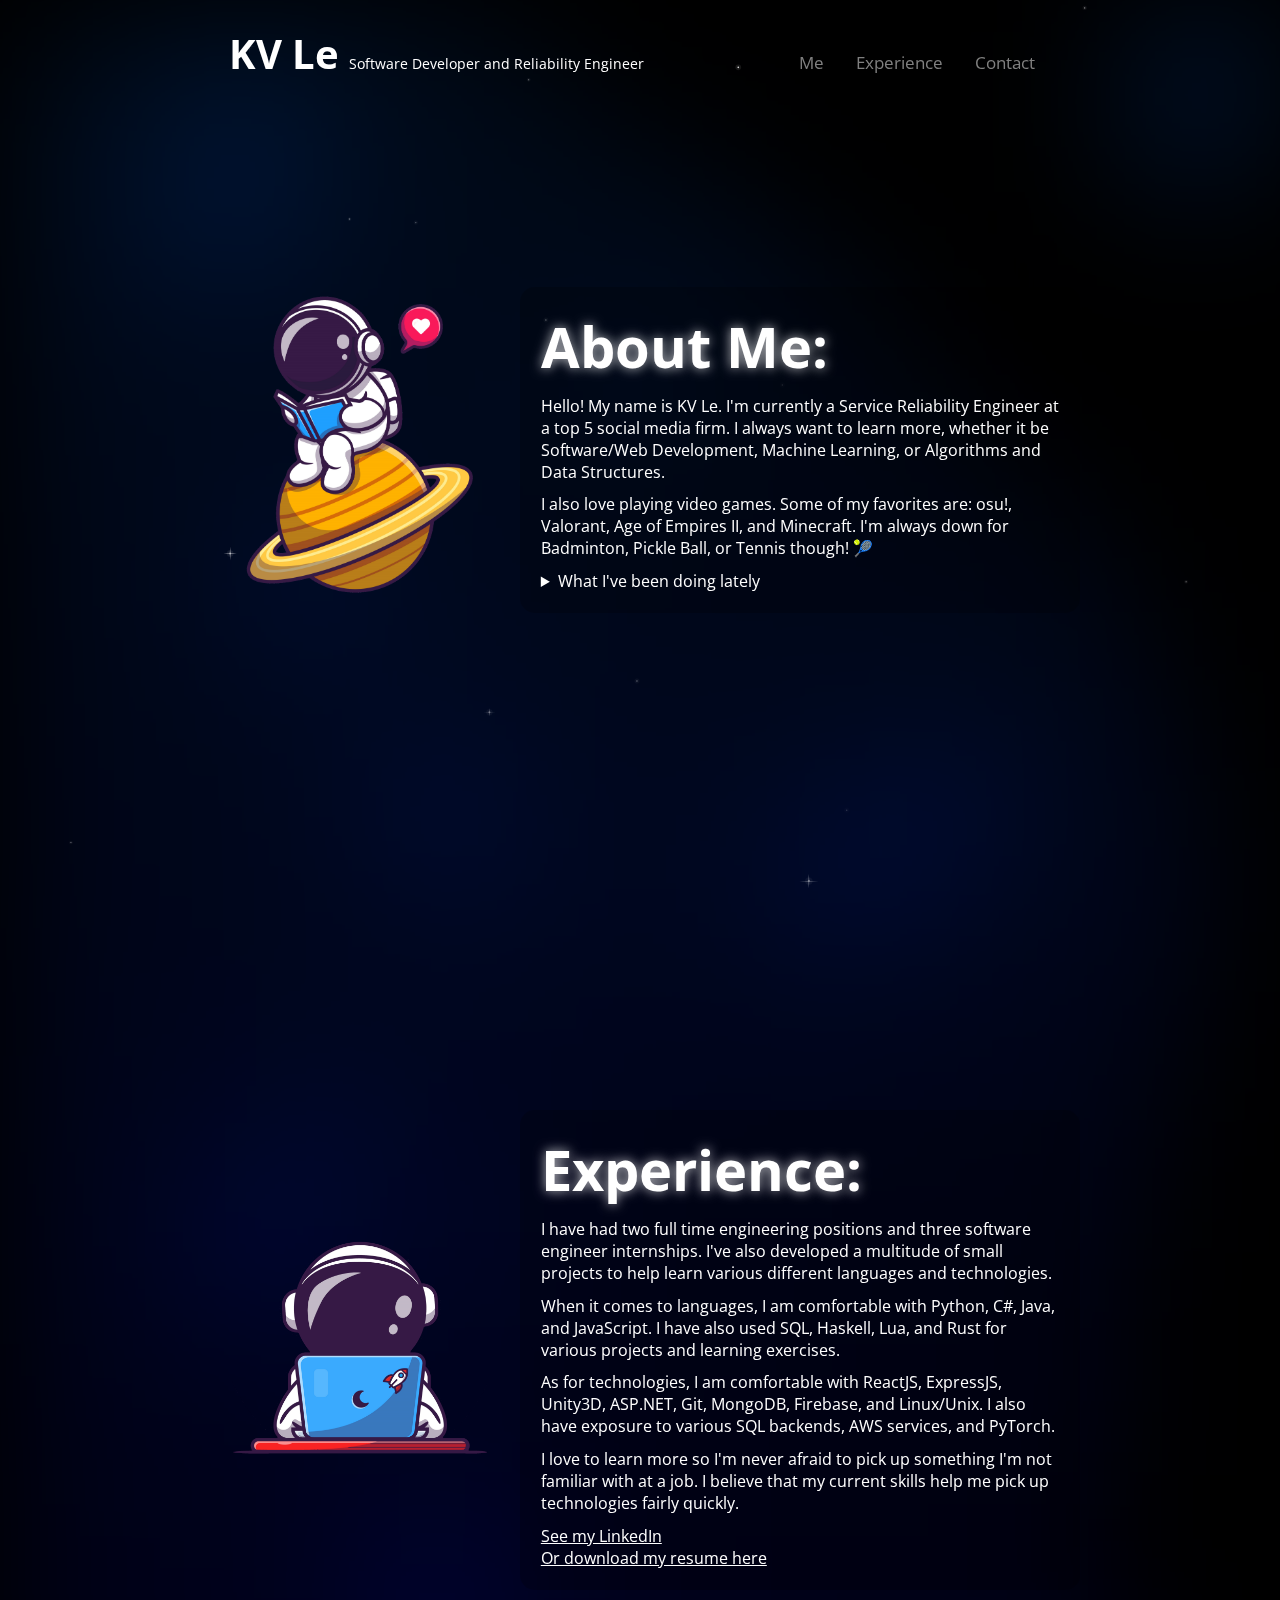
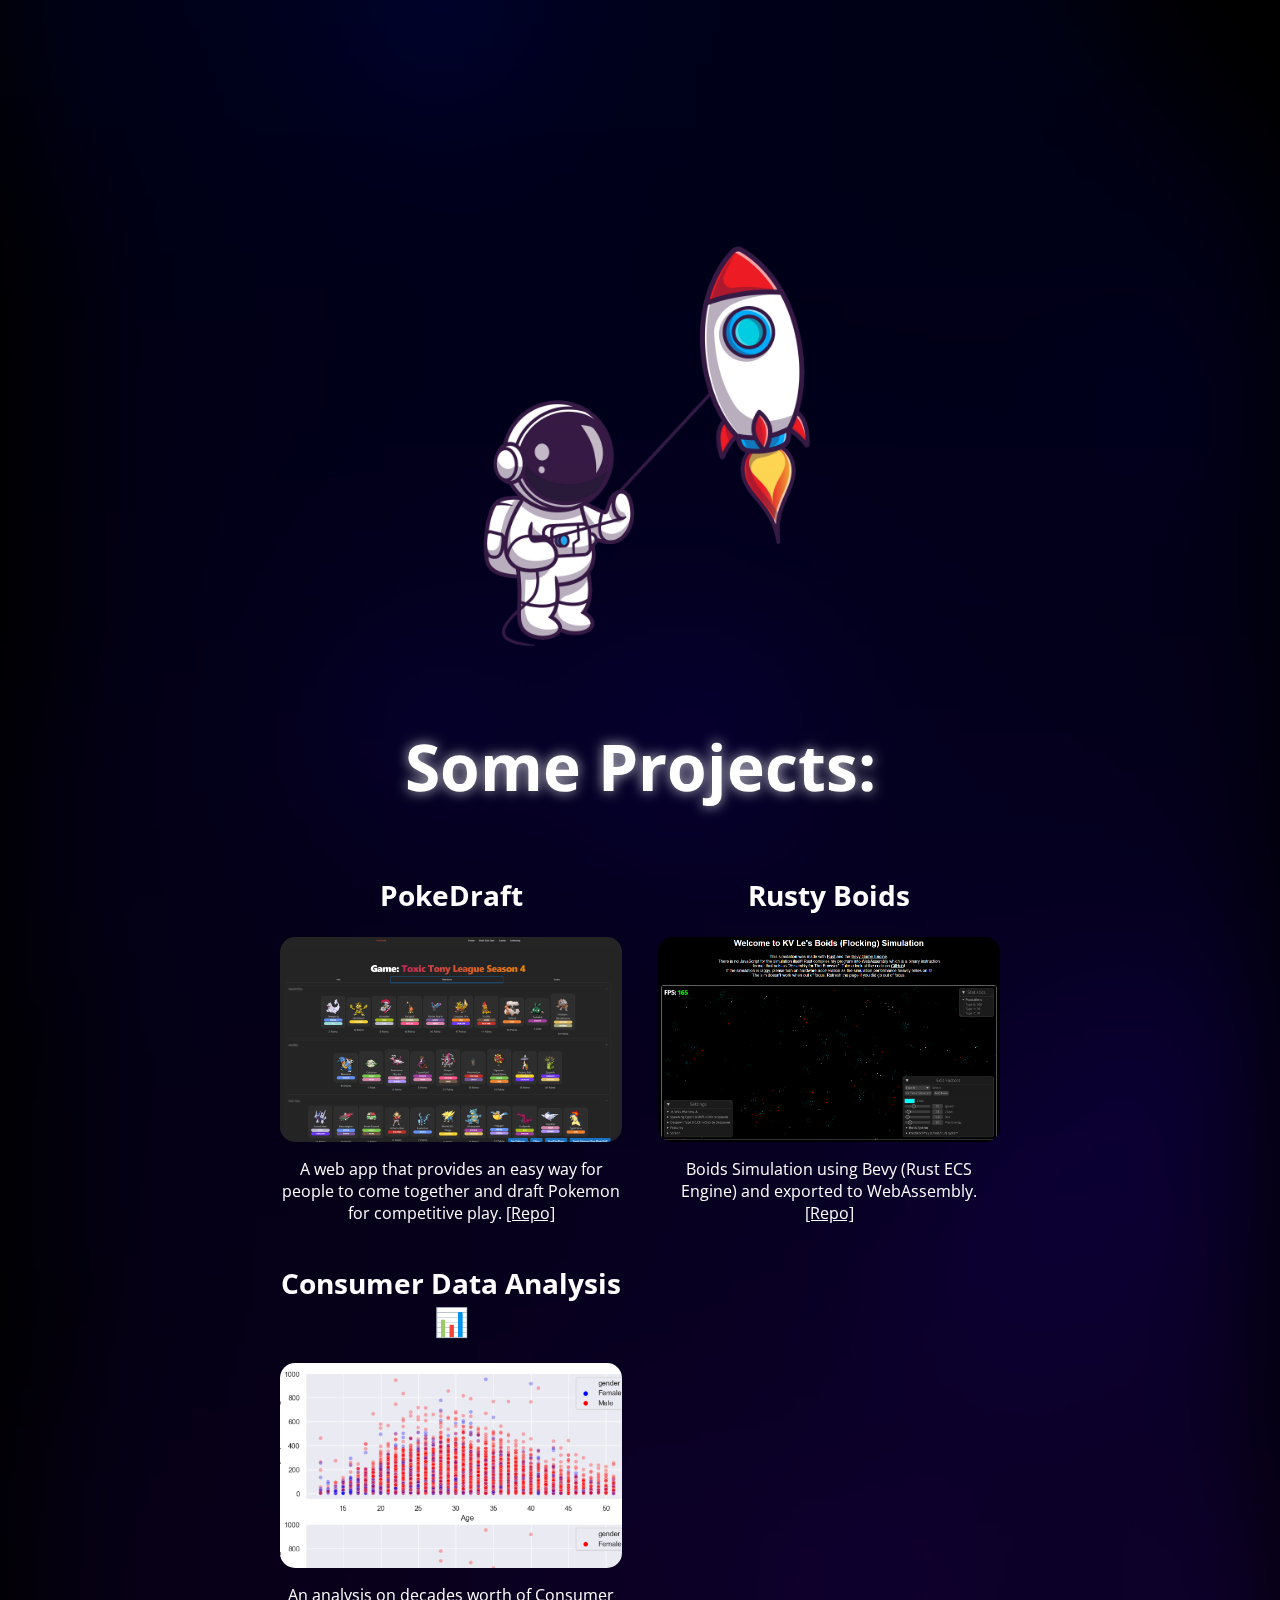
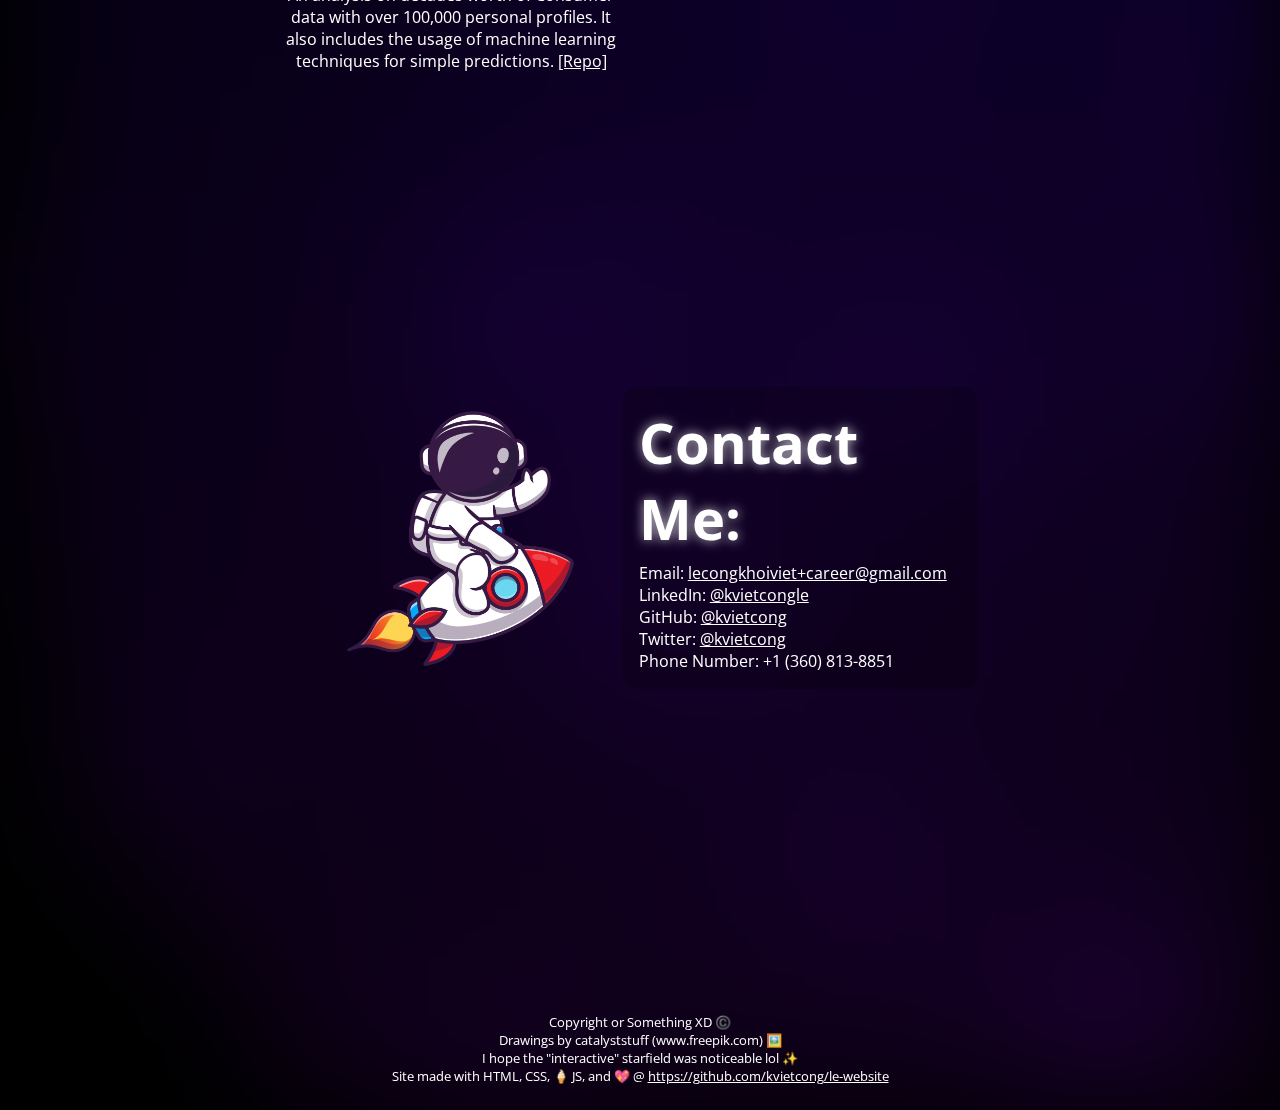
<file: index.html>
<!DOCTYPE html>
<html lang="en">

<head>
    <meta charset="UTF-8">
    <meta http-equiv="X-UA-Compatible" content="IE=edge">
    <meta name="viewport" content="width=device-width, initial-scale=1.0">
    <title>Le Website</title>
    <script defer src="script.js"></script>
    <link rel="stylesheet" href="style.css">
    <link rel="preconnect" href="https://fonts.gstatic.com">
    <link href="https://fonts.googleapis.com/css2?family=Open+Sans&display=swap" rel="stylesheet">
</head>

<body>
    <canvas id="starfield"></canvas>

    <header>
        <div id="brand">
            <div class="main">
                <strong>KV Le</strong>
            </div>
            <div class="sub">
                Software Developer and Reliability Engineer
            </div>
        </div>
        <nav>
            <a href="#me" rel="noopener noreferrer">Me</a>
            <a href="#experience" rel="noopener noreferrer">Experience</a>
            <a href="#contact" rel="noopener noreferrer">Contact</a>
        </nav>
    </header>

    <main>
        <section id="me">
            <img src="resources/learning.png" alt="Astronaut reading on a planet">
            <div class="info">
                <h1>About Me:</h1>
                <p>
                    Hello! My name is KV Le. I'm currently a Service Reliability Engineer
                    at a top 5 social media firm. I always want to learn more,
                    whether it be Software/Web Development, Machine Learning,
                    or Algorithms and Data Structures.
                </p>
                <p>
                    I also love playing video games. Some of my favorites are:
                    osu!, Valorant, Age of Empires II, and Minecraft. I'm always
                    down for Badminton, Pickle Ball, or Tennis though! 🎾
                </p>
                <details>
                    <summary>What I've been doing lately</summary>
                    <ul>
                        <li>Improving Operational Efficiency for Multimedia Moderation Pipelines 🎵</li>
                        <li>Developing Monitoring Tools and Maintaining Environments with Hundreds of Microservices 🏗️
                        </li>
                        <li>Ensuring Custom Cloud Infrastructure is Healthy and Services are running at full capacity ☁️
                        </li>
                    </ul>
                </details>
            </div>
        </section>

        <section id="experience">
            <img src="resources/working.png" alt="Astronaut on computer">
            <div class="info">
                <h1>Experience:</h1>

                <p>
                    I have had two full time engineering positions and
                    three software engineer internships. I've also developed
                    a multitude of small projects to help learn various
                    different languages and technologies.
                </p>

                <p>
                    When it comes to languages, I am comfortable with
                    Python, C#, Java, and JavaScript. I have also used
                    SQL, Haskell, Lua, and Rust for various projects and
                    learning exercises.
                </p>

                <p>
                    As for technologies, I am comfortable with ReactJS,
                    ExpressJS, Unity3D, ASP.NET, Git, MongoDB, Firebase,
                    and Linux/Unix. I also have exposure to various SQL
                    backends, AWS services, and PyTorch.
                </p>

                <p>
                    I love to learn more so I'm never afraid to pick up
                    something I'm not familiar with at a job. I believe that
                    my current skills help me pick up technologies fairly
                    quickly.
                </p>

                <p>
                    <a href="https://www.linkedin.com/in/kvietcongle/" target="_blank">
                        See my LinkedIn
                    </a>
                    <br />
                    <a href="/resources/resume.pdf" rel="noopener noreferrer" target="_blank">
                        Or download my resume here
                    </a>
                </p>
            </div>
        </section>

        <section id="projects">
            <img src="resources/kite.png" alt="Astronaut on flying rocket kite">
            <h1>Some Projects:</h1>
            <div class="project-grid">
                <div class="project">
                    <h2>PokeDraft</h2>
                    <a href="https://poke-draft.vercel.app/" style="background-image:url('/resources/pokedraft.png')"
                        rel="noopener noreferrer" target="_blank">
                    </a>
                    <p>
                        A web app that provides an easy way for people to come together
                        and draft Pokemon for competitive play.
                        <a href="https://github.com/kvietcong/poke-draft" rel="noopener noreferrer" target="_blank">
                            [Repo]
                        </a>
                    </p>
                </div>

                <div class="project">
                    <h2>Rusty Boids</h2>
                    <a href="https://kvietcong.github.io/rusty-boids/"
                        style="background-image:url('/resources/rusty-boids.png')" rel="noopener noreferrer"
                        target="_blank">
                    </a>
                    <p>
                        Boids Simulation using Bevy (Rust ECS Engine) and exported to WebAssembly.
                        <a href="https://github.com/kvietcong/rusty-boids" rel="noopener noreferrer" target="_blank">
                            [Repo]
                        </a>
                    </p>
                </div>

                <div class="project">
                    <h2>Consumer Data Analysis 📊</h2>
                    <a href="https://github.com/kvietcong/cse163-final/blob/master/report.pdf"
                        style="background-image:url('/resources/industry.png')" rel="noopener noreferrer"
                        target="_blank">
                    </a>
                    <p>
                        An analysis on decades worth of Consumer data with over
                        100,000 personal profiles. It also includes the usage of
                        machine learning techniques for simple predictions.
                        <a href="https://github.com/kvietcong/cse163-final" rel="noopener noreferrer" target="_blank">
                            [Repo]
                        </a>
                    </p>
                </div>
            </div>
        </section>

        <section id="contact">
            <img src="resources/rocket.png" alt="Astronaut on a rocket">
            <div class="info">
                <h1>Contact Me:</h1>
                <p>
                    Email:
                    <a href="mailto:lecongkhoiviet+career@gmail.com" target="_blank">
                        lecongkhoiviet+career@gmail.com
                    </a>
                    <br>

                    LinkedIn:
                    <a href="https://www.linkedin.com/in/kvietcongle/" target="_blank">
                        @kvietcongle
                    </a>
                    <br>

                    GitHub:
                    <a href="https://github.com/kvietcong" target="_blank">
                        @kvietcong
                    </a>
                    <br>

                    Twitter:
                    <a href="https://twitter.com/kvietcong" target="_blank">
                        @kvietcong
                    </a>
                    <br>

                    Phone Number: +1 (360) 813-8851
                </p>
            </div>
        </section>
    </main>

    <footer>
        <div>Copyright or Something XD ©️</div>
        <div>Drawings by catalyststuff (www.freepik.com) 🖼️</div>
        <div>I hope the "interactive" starfield was noticeable lol ✨</div>
        <div>
            Site made with HTML, CSS, 🍦 JS, and 💖 @
            <a href="https://github.com/kvietcong/le-website" target="_blank">
                https://github.com/kvietcong/le-website
            </a>
        </div>
    </footer>
</body>

</html>
</file>
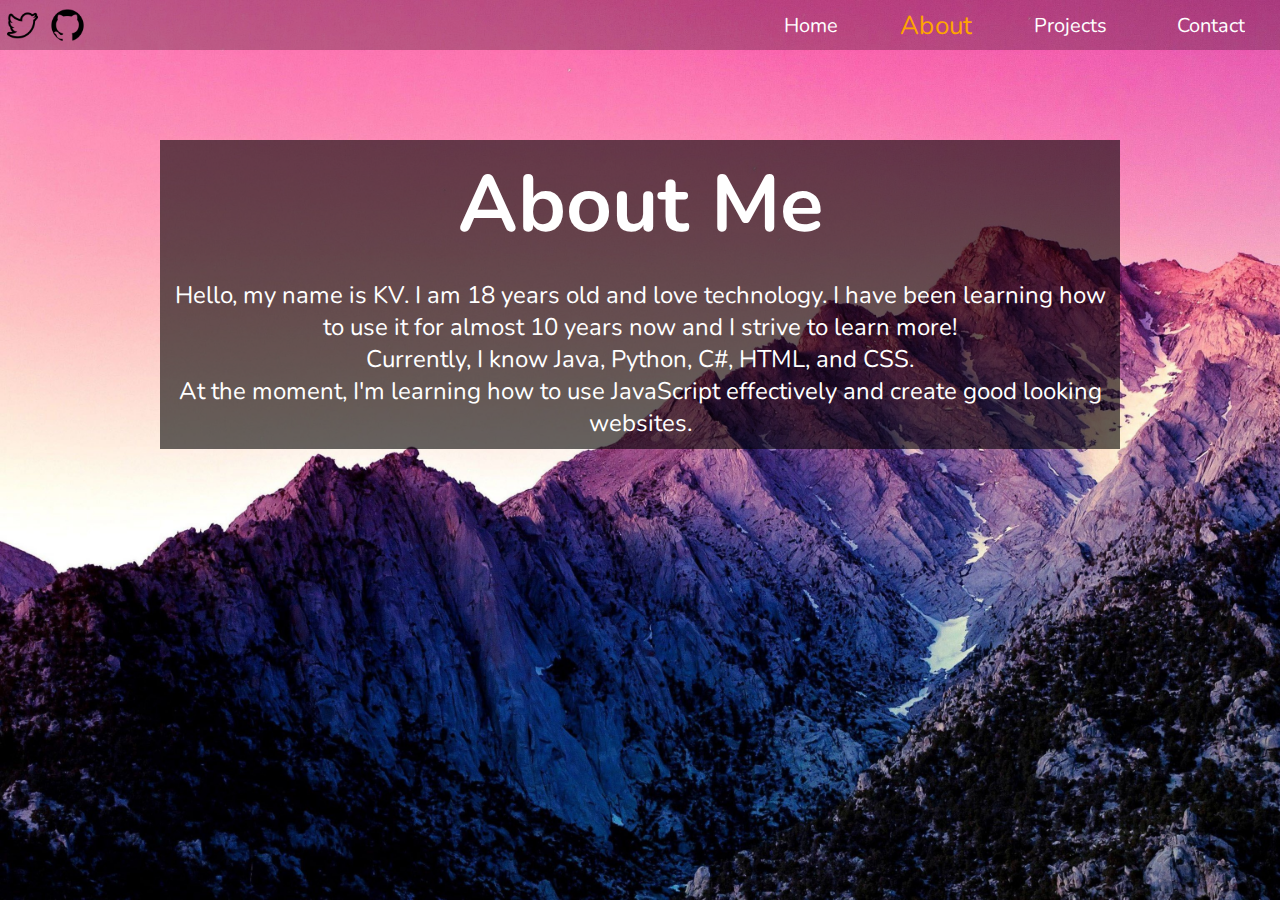
<file: about.html>
<!DOCTYPE html>
<html lang="en">
<head>
    <!-- Global site tag (gtag.js) - Google Analytics -->
    <script async src="https://www.googletagmanager.com/gtag/js?id=UA-155378586-1"></script>
    <script>
        window.dataLayer = window.dataLayer || [];
        function gtag(){dataLayer.push(arguments);}
        gtag('js', new Date());

        gtag('config', 'UA-155378586-1');
    </script>
    <meta charset="UTF-8">
    <meta name="viewport" content="width=`, initial-scale=1.0">
    <meta http-equiv="X-UA-Compatible" content="ie=edge">
    <link rel="stylesheet" href="css/style.css">
    <link href="https://fonts.googleapis.com/css?family=Nunito&display=swap" rel="stylesheet">
    <title>About Me</title>
</head>
<body>
    <div class="shell">
        <nav>
            <ul class="social-links">
                <li>
                    <a href="https://twitter.com/kvietcong" target="_blank">
                        <img src="images/twitter.png" alt="twitter" id="twitter">
                    </a>
                </li>
                <li>
                    <a href="https://github.com/FGVel0ciTy" target="_blank">
                        <img src="images/github.png" alt="github" id="github">
                    </a>
                </li>
            </ul>
            <ul class="nav-links">
                <li><a href="index.html">Home</a></li>
                <li><a href="about.html" class="current">About</a></li>
                <li><a href="projects.html">Projects</a></li>
                <li><a href="contact.html">Contact</a></li>
            </ul>
        </nav>
        <div class="main-div">
            <div class="title">
                <h1>About Me</h1>
            </div>
            <div class="info">
                <p class="about-me">
                    Hello, my name is KV. I am 18 years old and love technology. I have been learning how to use it for almost 10 years now and I strive to learn more!
                </p>
                <p class="about-me">
                    Currently, I know Java, Python, C#, HTML, and CSS.
                </p>
                <p class="about-me">
                    At the moment, I'm learning how to use JavaScript effectively and create good looking websites.
                </p>
            </div>
        </div>
        <div class="footer-space"></div>
    </div>
</body>
</html>
</file>
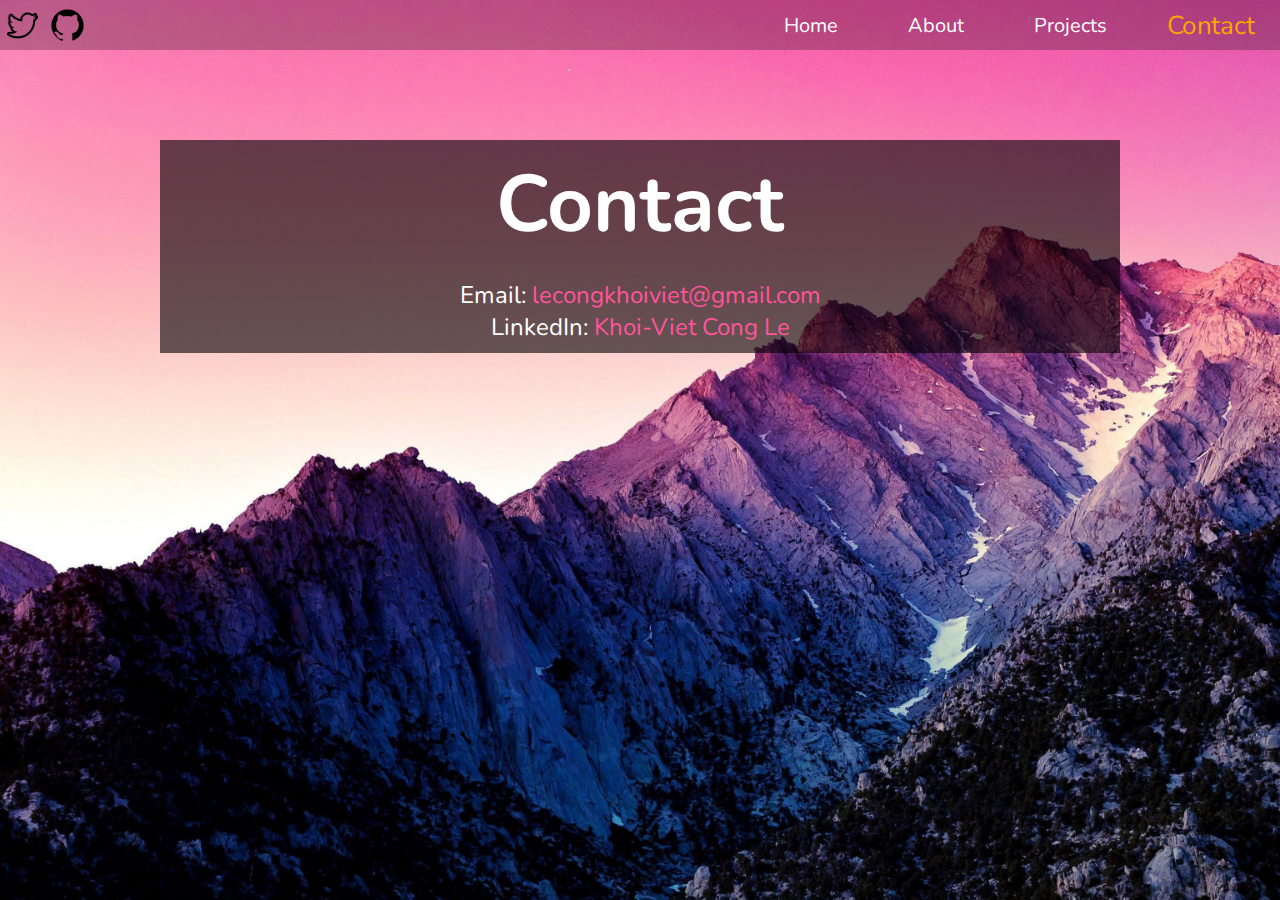
<file: contact.html>
<!DOCTYPE html>
<html lang="en">
<head>
    <!-- Global site tag (gtag.js) - Google Analytics -->
    <script async src="https://www.googletagmanager.com/gtag/js?id=UA-155378586-1"></script>
    <script>
        window.dataLayer = window.dataLayer || [];
        function gtag(){dataLayer.push(arguments);}
        gtag('js', new Date());

        gtag('config', 'UA-155378586-1');
    </script>
    <meta charset="UTF-8">
    <meta name="viewport" content="width=`, initial-scale=1.0">
    <meta http-equiv="X-UA-Compatible" content="ie=edge">
    <link rel="stylesheet" href="css/style.css">
    <link href="https://fonts.googleapis.com/css?family=Nunito&display=swap" rel="stylesheet">
    <title>Contact Me</title>
</head>
<body>
    <div class="shell">
        <nav>
            <ul class="social-links">
                <li>
                    <a href="https://twitter.com/kvietcong" target="_blank">
                        <img src="images/twitter.png" alt="twitter" id="twitter">
                    </a>
                </li>
                <li>
                    <a href="https://github.com/FGVel0ciTy" target="_blank">
                        <img src="images/github.png" alt="github" id="github">
                    </a>
                </li>
            </ul>
            <ul class="nav-links">
                <li><a href="index.html">Home</a></li>
                <li><a href="about.html">About</a></li>
                <li><a href="projects.html">Projects</a></li>
                <li><a href="contact.html" class="current">Contact</a></li>
            </ul>
        </nav>
        <div class="main-div">
            <div class="title">
                <h1>Contact</h1>
            </div>
            <div class="info">
                <p>
                    Email:
                    <a href="mailto: lecongkhoiviet@gmail.com" class="link" target="_blank">lecongkhoiviet@gmail.com</a>
                </p>
                <p>
                    LinkedIn:
                    <a href="https://www.linkedin.com/in/kvietcong/" class="link" target="_blank">Khoi-Viet Cong Le</a>
                </p>
            </div>
        </div>
        <div class="footer-space"></div>
    </div>
</body>
</html>
</file>
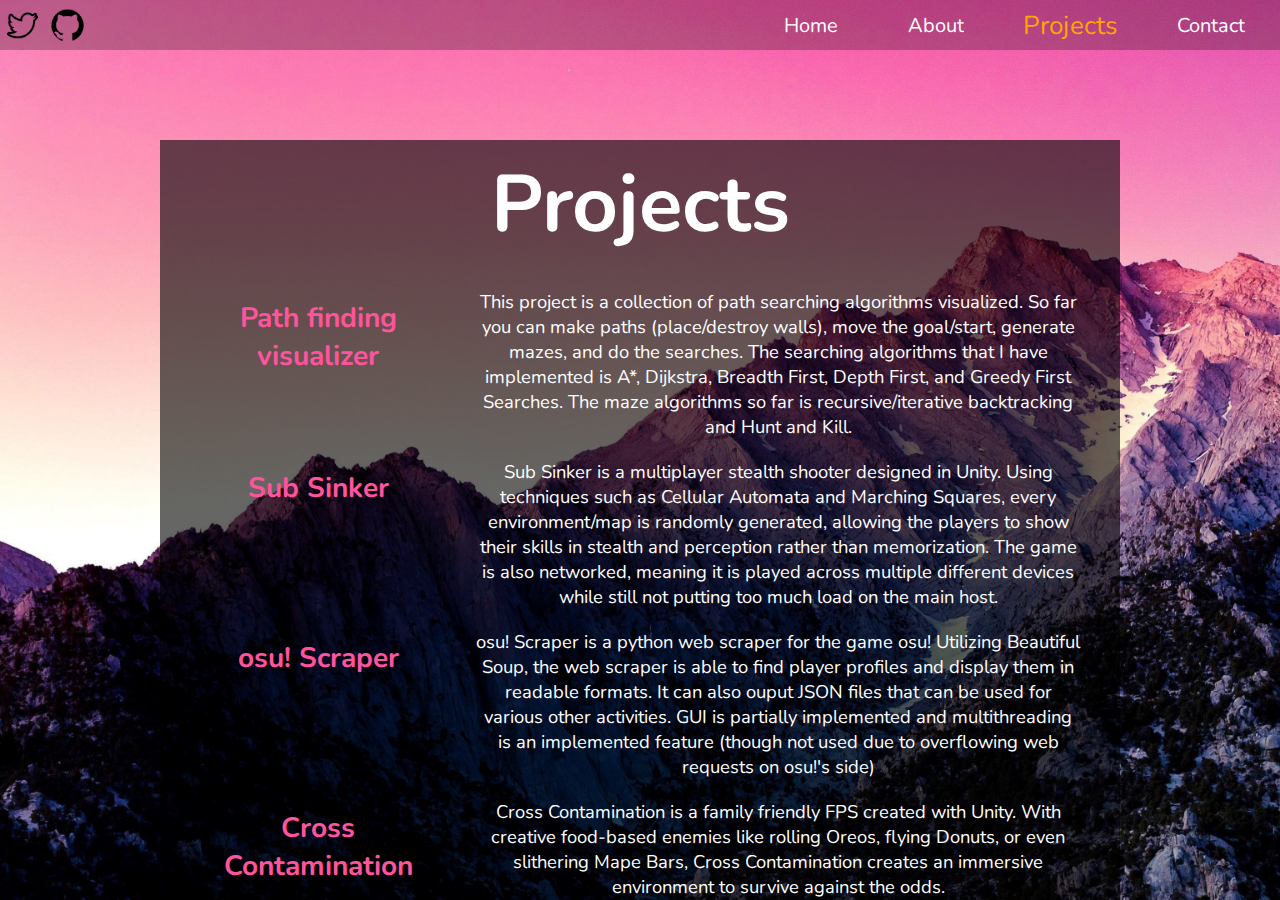
<file: projects.html>
<!DOCTYPE html>
<html lang="en">
<head>
    <!-- Global site tag (gtag.js) - Google Analytics -->
    <script async src="https://www.googletagmanager.com/gtag/js?id=UA-155378586-1"></script>
    <script>
        window.dataLayer = window.dataLayer || [];
        function gtag(){dataLayer.push(arguments);}
        gtag('js', new Date());

        gtag('config', 'UA-155378586-1');
    </script>
    <meta charset="UTF-8">
    <meta name="viewport" content="width=`, initial-scale=1.0">
    <meta http-equiv="X-UA-Compatible" content="ie=edge">
    <link rel="stylesheet" href="css/style.css">
    <link href="https://fonts.googleapis.com/css?family=Nunito&display=swap" rel="stylesheet">
    <title>My Projects</title>
</head>
<body>
    <div class="shell">
        <nav>
            <ul class="social-links">
                <li>
                    <a href="https://twitter.com/kvietcong" target="_blank">
                        <img src="images/twitter.png" alt="twitter" id="twitter">
                    </a>
                </li>
                <li>
                    <a href="https://github.com/FGVel0ciTy" target="_blank">
                        <img src="images/github.png" alt="github" id="github">
                    </a>
                </li>
                </li>
            </ul>
            <ul class="nav-links">
                <li><a href="index.html">Home</a></li>
                <li><a href="about.html">About</a></li>
                <li><a href="projects.html" class="current">Projects</a></li>
                <li><a href="contact.html">Contact</a></li>
            </ul>
        </nav>
        <div class="main-div">
            <div class="title">
                <h1>Projects</h1>
            </div>
            <div class="info">
                <div class="project">
                    <h3 class="project-title">
                        <a href="https://github.com/FGVel0ciTy/path-traverse-visual" class="link" target="_blank">
                            Path finding visualizer
                        </a>
                    </h3>
                    <p class="project-desc">
                        This project is a collection of path searching algorithms visualized. So far you can make paths (place/destroy walls), move the goal/start, generate mazes, and do the searches. The searching algorithms that I have implemented is A*, Dijkstra, Breadth First, Depth First, and Greedy First Searches. The maze algorithms so far is recursive/iterative backtracking and Hunt and Kill.
                    </p>
                </div>
                <div class="project">
                    <h3 class="project-title">
                        <a href="https://github.com/imfrendy/Sub-Sinker" class="link" target="_blank">
                            Sub Sinker
                        </a>
                    </h3>
                    <p class="project-desc">
                        Sub Sinker is a multiplayer stealth shooter designed in Unity. Using techniques such as Cellular Automata and Marching Squares, every environment/map is randomly generated, allowing the players to show their skills in stealth and perception rather than memorization. The game is also networked, meaning it is played across multiple different devices while still not putting too much load on the main host.
                    </p>
                </div>
                <div class="project">
                    <h3 class="project-title">
                        <a href="https://github.com/FGVel0ciTy/osu-scraper" class="link" target="_blank">
                            osu! Scraper
                        </a>
                    </h3>
                    <p class="project-desc">
                        osu! Scraper is a python web scraper for the game osu! Utilizing Beautiful Soup, the web scraper is able to find player profiles and display them in readable formats. It can also ouput JSON files that can be used for various other activities. GUI is partially implemented and multithreading is an implemented feature (though not used due to overflowing web requests on osu!'s side)
                    </p>
                </div>
                <div class="project">
                    <h3 class="project-title">
                        <a href="https://github.com/imfrendy/Cross-Contamination" class="link" target="_blank">
                            Cross Contamination
                        </a>
                    </h3>
                    <p class="project-desc">
                        Cross Contamination is a family friendly FPS created with Unity. With creative food-based enemies like rolling Oreos, flying Donuts, or even slithering Mape Bars, Cross Contamination creates an immersive environment to survive against the odds.
                    </p>
                </div>
            </div>
            <div class="extra-info">
                <p>
                    See all of my projects on <a href="https://github.com/FGVel0ciTy" class="link" target="_blank">GitHub</a>! There is a button on the top left.
                </p>
            </div>
        </div>
        <div class="footer-space"></div>
    </div>
</body>
</html>
</file>
<file: style.css>
:root {
    --footer-height: 3.5rem;
}

* {
    box-sizing: border-box;
}

a {
    color: white;
}

br {
    line-height: 150%;
}

img {
    display: block;
}

canvas {
    z-index: -100;
    position: absolute;
}

summary:hover {
    cursor: pointer;
}

details[open] summary ~ * {
    transform: translateX(10px);
    animation: sweep .5s ease-in-out;
}

body {
    margin: 0;
    padding: 0;

    display: flex;
    align-items: center;
    flex-direction: column;

    color: white;
    background-color: black;

    font-family: "Open Sans", sans-serif;

    animation: fadeInAnimation ease-in-out 3s;
}

header {
    position: absolute;
    width: 75%;
    padding: 2% 0%;
    display: flex;
    flex-wrap: wrap;
    align-items: baseline;
    justify-content: space-around;
}

header #brand {
    display: flex;
    align-items: baseline;
    animation: white-text-glow 2s ease-in-out infinite alternate;
}

header #brand .main {
    font-size: 2.5rem;
}

header #brand .sub {
    padding-left: 10px;
    font-size: 0.85rem;
}

header nav {
    display: flex;
}

nav a {
    float: left;
    color: grey;
    padding: 14px 16px;
    text-decoration: none;
    font-size: 17px;
}

nav a.active {
    color: white;
}

nav a:hover {
    color: white;
}

main {
    width: 75%;
}

main section {
    display: flex;
    flex-wrap: wrap;
    min-height: 100vh;
    justify-content: center;
    align-items: center;
}

main section > img {
    max-width: 20rem;
    width: 100%;
    padding: 2rem;
    animation: white-image-glow 3s ease-in-out infinite alternate,
        floating 5s ease-in-out infinite;
}

main section:nth-child(2) img {
    animation-delay: -2.5s;
}

main section:nth-child(3) img {
    max-width: 30rem;
    animation-delay: 2.5s;
}

#projects h1 {
    font-size: 4rem;
}

#projects {
    flex-direction: column;
}

.project-grid {
    display: grid;
    grid-template-columns: 1fr 1fr;
    column-gap: 5%;
    width: 75%;
}

.project {
    text-align: center;
}

.project > a {
  width: 100%;
  position: relative;
  background: url() 50% 50% no-repeat;
  background-size: cover;
  background-clip: content-box;
  border-radius: 15px;
}

.project > a:hover {
    transition: 0.15s ease-in-out;
    cursor: pointer;
    filter: drop-shadow(0 0 25px rgba(255, 255, 255, 0.7));
}

.project > a:before {
    display: block;
    content: "";
    padding-top: 60%;
}

.project > a {
    display: flex;
    flex-direction: column;
    transition: 0.25s ease-in-out;
}

.project h2 {
    font-size: 1.75rem;
    animation: white-text-glow 2s ease-in-out infinite alternate;
}

.info {
    padding: 10px;
    background-color: rgb(0, 0, 0, 0.2);
    max-width: 35rem;
    border-radius: 15px;
    transition: background-color 0.3s ease-in-out;
}

.info:hover {
    background-color: rgb(0, 0, 0, 0.4);
}

.info > * {
    padding: 0;
    margin: 2%;
}

main section h1 {
    font-size: 3.5rem;
    text-shadow: 0 0 0.2em rgba(255, 255, 255, 0.75);
}

footer {
    font-size: small;
    text-align: center;
    padding: 25px 0;
}

@keyframes white-text-glow {
    from {
        text-shadow: 0 0 10px rgba(255, 255, 255, 0.75);
    } to {
        text-shadow: 0 0 15px rgba(255, 255, 255, 0.75);
    }
}

@keyframes white-image-glow {
    from {
        filter: drop-shadow(0 0 25px rgba(255, 255, 255, 0.5));
    } to {
        filter: drop-shadow(0 0 35px rgba(255, 255, 255, 0.5));
    }
}

@keyframes floating {
    0% {
        transform: translate(0,  0px);
    } 50% {
        transform: translate(0, 10px);
    } 100% {
        transform: translate(0, 0px);
    }
}

@keyframes sweep {
    0% {
        opacity: 0; margin-left: -10px
    } 100% {
        opacity: 1; margin-left: 0px
    }
}

@keyframes fadeInAnimation {
    0% {
        opacity: 0;
        transform: translateY(-1%);
    } 100% {
        opacity: 1;
        transform: translateY(0);
    }

}

@media only screen and (max-width: 700px) {
    header {
        position: relative;
    }

    .project-grid {
        grid-template-columns: 1fr;
    }

    main section:nth-child(3) img {
        animation-delay: 2.5s;
        width: 100%;
    }
}
</file>
<file: css/style.css>
* {
  margin: 0px;
  padding: 0px;
  box-sizing: border-box;
  font-family: 'Nunito', sans-serif;
  color: white;
}

a {
  color: #FF549C;
  text-decoration: none;
  transition: all .2s ease-in-out;
}

a:hover {
  color: orange;
}

.shell {
  height: 100%;
  width: 100%;
  background: url("../images/87851.jpg");
  background-repeat: no-repeat;
  background-size: cover;
  overflow: auto;
}

body, html {
  height: 100%;
  width: 100%;
}

nav {
  width: 100%;
  height: 50px;
  position: relative;
  background-color: rgb(0, 0, 0, .25);
  z-index: 100;
}

.social-links {
  list-style: none;
  float: left;
  display: flex;
  height: 35px;
  position: relative;
  top: 50%;
  transform: translateY(-50%);
}

.social-links li {
  padding: 0 5px;
}

.social-links li img{
  max-height: 100%;
  transition: all .2s ease-in-out;
}

.social-links li img:hover {
  transform: scale(1.2);
  filter: invert(1);
}

.nav-links {
  list-style: none;
  float: right;
  display: flex;
  position: relative;
  top: 50%;
  transform: translateY(-40%);
}

.nav-links li {
  padding: 0 35px;
}

.nav-links li a {
  color: white;
  font-size: 20px;
  text-decoration: none;
  display: inline-block;
  transition: all .2s ease-in-out;
  overflow: hidden;
}

.nav-links li a:hover {
  transform: scale(1.3);
  color: orange;
}

.nav-links li .current {
  color: orange;
  transform: scale(1.3);
}

.nav-links li a span {
  position: absolute;
  display: block;
  border-radius: 5px;
}

.nav-links li a span:nth-child(1) {
  top: 0;
  left: -100%;
  width: 100%;
  height: 2px;
  background: white;
}

.nav-links li a:hover span:nth-child(1) {
  left: 0%;
  transition: .5s;
}

.nav-links li a span:nth-child(2) {
  top: -100%;
  right: 0;
  width: 2px;
  height: 100%;
  background: white;
}

.nav-links li a:hover span:nth-child(2) {
  top: 0%;
  transition: .5s;
  transition-delay: 0.1s;
}

.nav-links li a span:nth-child(3) {
  bottom: 0;
  right: -100%;
  width: 100%;
  height: 2px;
  background: white;
}

.nav-links li a:hover span:nth-child(3) {
  right: 0%;
  transition: .5s;
  transition-delay: 0.2s;
}

.nav-links li a span:nth-child(4) {
  bottom: -100%;
  left: 0;
  width: 2px;
  height: 100%;
  background: white;
}

.nav-links li a:hover span:nth-child(4) {
  bottom: 0%;
  transition: .5s;
  transition-delay: 0.3s;
}

.main-title {
  overflow: hidden;
  text-align: center;
  position: relative;
  width: 100%;
  margin: 0 auto;
  top: 25%;
  transform: translateY(-25%);
  transition: all .5s ease-in-out;
}

.main-title h1 {
  font-size: 7rem;
  text-shadow: 3px 3px 3px rgb(0, 0, 0, .5);
}

.main-title h3 {
  font-size: 2rem;
  text-shadow: 2px 2px 2px rgb(0, 0, 0, .75);
}

.main-div {
  background-color: rgb(0, 0, 0, .6);
  text-align: center;
  width: 75%;
  margin: 0 auto;
  position: relative;
  top: 10%;
}

.main-div .title {
  font-size: 2.5rem;
  padding: 10px;
}

.main-div .info {
  font-size: 1.5rem;
  padding: 10px;
}

.footer-space {
  height: 250px;
}

.project {
  display: flex;
  flex-direction: row;
  padding: 10px;
}

.project-title {
  width: 30%;
  padding: 10px;
}

.project-desc {
  font-size: 1.15rem;
  width: 70%;
  padding: 0px 20px;
}

.extra-info {
  font-size: .75rem;
  padding: 10px;
}

@media screen and (max-width: 925px) {
  .project {
    display: flex;
    flex-direction: column;
    padding: 15px 0;
  }

  .project-title {
    width: 100%;
  }
  
  .project-desc {
    width: 100%;
  }
}

@media screen and (max-width: 650px) {
  .footer-space {
    height: 225px;
  }
  
  a:hover {
    color: #FF549C;
  }

  .social-links {
    float: none;
    justify-content: center;
  }

  .social-links li {
    width: 50%;
  }

  .social-links li:nth-child(1) img {
    float: left;
  }

  .social-links li:nth-child(2) img {
    float: right;
  }

  .social-links li img:hover {
    transform: scale(1);
    filter: invert(0);
  }

  .nav-links {
    position: fixed;
    width: 100%;
    background-color: rgb(255,120,180);
    justify-content: center;
    top: auto;
    bottom: 0;
  }

  .nav-links li {
    height: 12vh;
    width: 25%;
    text-align: center;
    padding: 0;
  }
  
  .nav-links li a {
    color: white;
    font-size: 20px;
    text-decoration: none;
    display: inline-block;
    transition: all .2s ease-in-out;
    overflow: hidden;
    position: relative;
    top: 50%;
    transform: translateY(-50%);
  }
  
  .nav-links li a:hover {
    transform: scale(1);
    position: relative;
    top: 50%;
    transform: translateY(-55%);
  }
  
  .nav-links li .current {
    color: orange;
    transform: scale(1);
    position: relative;
    top: 50%;
    transform: translateY(-55%);
  }

  .main-title h1 {
    font-size: 3.5rem;
  }

  .main-title h3 {
    font-size: 1.25rem;
  }

  .main-div {
    width: 95%;
  }

  .main-div .title {
    font-size: 2rem;
  }

  .main-div .info p {
    padding: 5px 15px;
  }

  .main-div .info .about-me {
    font-size: 1.25rem;
  }

  .info a {
    display: inline-block;
    width: 100%;
  }
}
</file>
